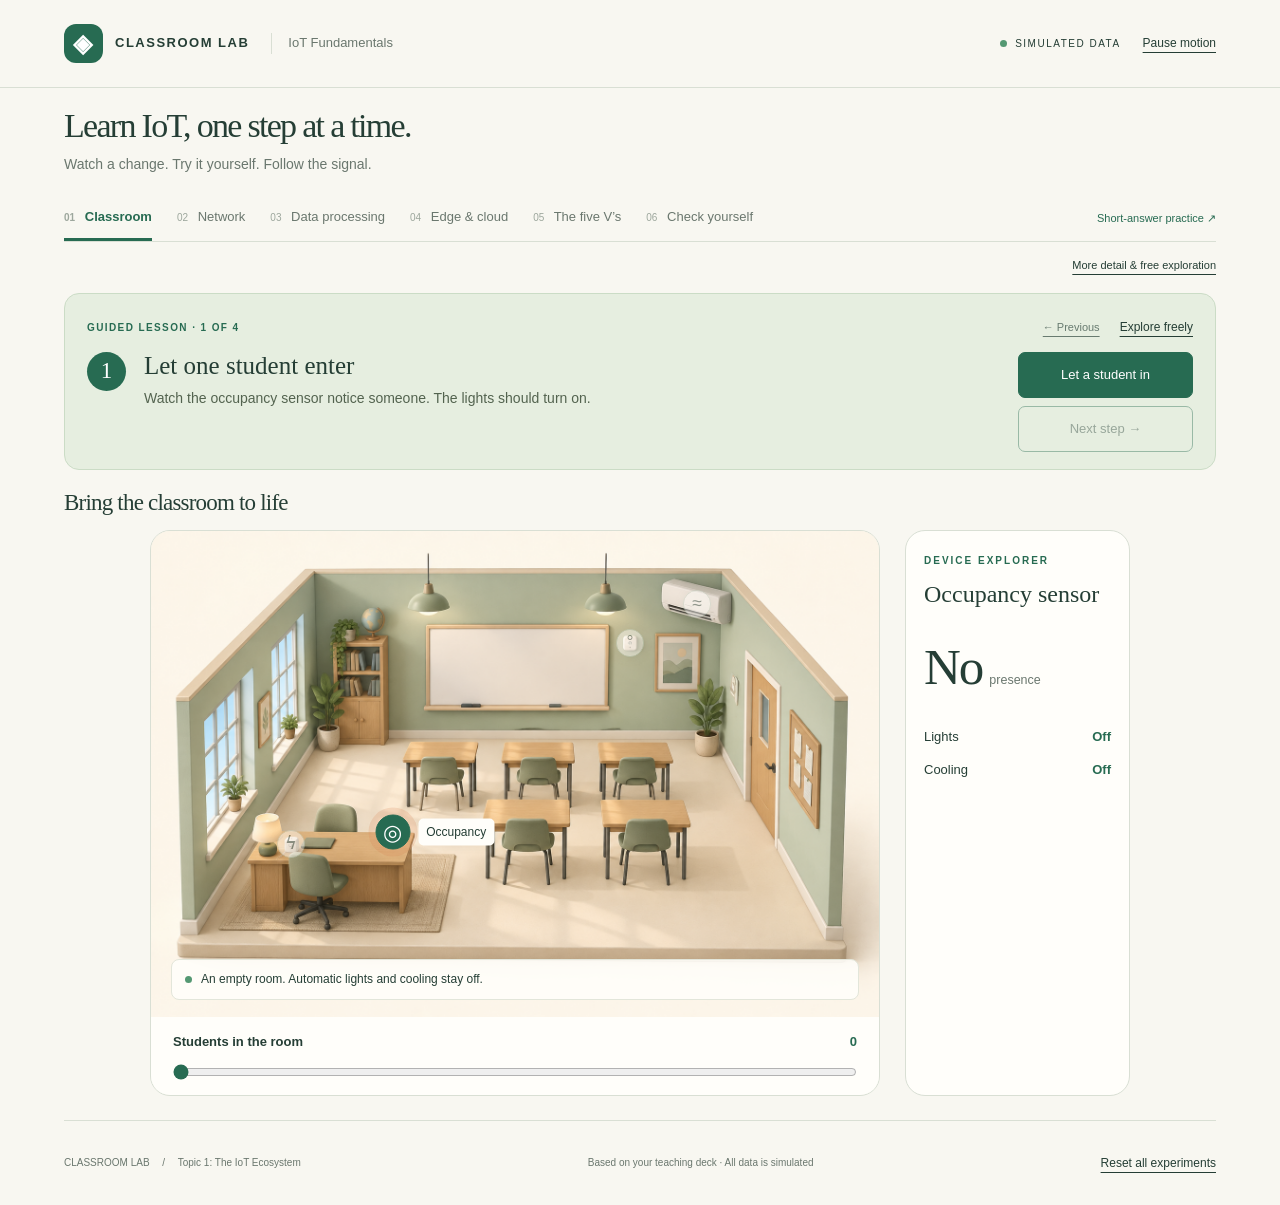
<file: index.html>
<!doctype html>
<html lang="en">
<head>
<meta charset="utf-8"><meta name="viewport" content="width=device-width, initial-scale=1">
<title>Smart Classroom Lab · The IoT Ecosystem</title>
<meta name="description" content="Explore IoT devices, gateways, platforms, edge computing and the five V’s through an interactive smart classroom.">
<link rel="stylesheet" href="styles.css?v=edge-map-3"><script defer src="app.js?v=edge-map-3"></script><script defer src="scaffold.js?v=edge-map-3"></script>
<link rel="icon" href="assets/favicon.svg" type="image/svg+xml">
</head>
<body>
<a class="skip" href="#main">Skip to the lab</a>
<header class="site-header"><a class="brand" href="#classroom"><span class="brand-icon">◈</span> CLASSROOM LAB<span class="brand-sub">IoT Fundamentals</span></a><div class="header-actions"><span class="simulation"><i></i> SIMULATED DATA</span><button id="pause" class="quiet" aria-pressed="false">Pause motion</button></div></header>
<main id="main">
<section class="intro"><div><p class="eyebrow">TOPIC 01 / THE IOT ECOSYSTEM</p><h1>Learn IoT, one step at a time.</h1><p class="lead">Watch a change. Try it yourself. Follow the signal.</p></div><div class="lesson-note"><span>EXPLORE & EXPERIMENT</span><p>One classroom.<br>A whole connected ecosystem.</p></div></section>
<nav class="lab-nav" aria-label="Learning modules">
<a class="practice-link" href="practice/">Short-answer practice ↗</a>
<button data-view="classroom" class="active" aria-current="page"><span>01</span> Classroom</button><button data-view="network"><span>02</span> Network</button><button data-view="processing"><span>03</span> Data processing</button><button data-view="edge"><span>04</span> Edge & cloud</button><button data-view="bigdata"><span>05</span> The five V’s</button><button data-view="challenge"><span>06</span> Check yourself</button>
</nav>
<section id="classroom" class="view active" aria-labelledby="classroom-title">
<div class="section-heading"><div><p class="eyebrow">SLIDES 5–9</p><h2 id="classroom-title">Bring the classroom to life</h2></div><p>Click a device to discover its role.<br>Change the room and watch it respond.</p></div>
<div class="classroom-layout"><div class="room-wrap"><div class="room" id="room"><img src="assets/classroom.png" alt="Isometric classroom with desks, chairs, lights, air conditioning, a door and a teacher’s lamp."><svg class="room-links" viewBox="0 0 1000 667" aria-hidden="true"><path d="M658 153 Q500 310 192 430 M750 100 Q560 355 192 430 M332 413 Q300 425 192 430"/></svg><div id="people" aria-hidden="true"></div><div class="lamp-glow" aria-hidden="true"></div>
<button class="hotspot" style="left:65.8%;top:23%" data-device="temperature" aria-label="Inspect temperature sensor"><span>°</span><b>Temperature</b></button>
<button class="hotspot" style="left:75%;top:15%" data-device="aircon" aria-label="Inspect air conditioner"><span>≈</span><b>Aircon</b></button>
<button class="hotspot" style="left:33.2%;top:62%" data-device="occupancy" aria-label="Inspect occupancy sensor"><span>◎</span><b>Occupancy</b></button>
<button class="hotspot" style="left:19.2%;top:64.5%" data-device="plug" aria-label="Inspect smart plug"><span>ϟ</span><b>Smart plug</b></button>
<div class="scene-caption"><span class="live-dot"></span><span id="room-caption">An empty room. Energy use stays low.</span></div></div>
<div class="room-controls"><label>Students in the room <output id="occupancy-out">0</output><input id="occupancy" type="range" min="0" max="6" value="0"></label><label>Room temperature <output id="temperature-out">25 °C</output><input id="temperature" type="range" min="18" max="35" value="25"></label><div class="switches"><label><input id="automation" type="checkbox" checked> Automatic rules</label><label><input id="connections" type="checkbox"> Show connections</label><button id="lamp-toggle" class="quiet">Turn lamp on</button></div></div></div>
<aside class="inspector"><p class="eyebrow">DEVICE EXPLORER</p><h3 id="device-name">Temperature sensor</h3><p id="device-description">Measures the classroom’s temperature and shares a digital reading.</p><div class="reading"><span id="device-reading">25</span><small id="device-unit">°C</small></div><div id="device-qualities"></div><div class="rule"><span>CLASSROOM RULE</span><p>If the room is occupied and temperature exceeds 27 °C, turn on cooling.</p></div><div class="status-row"><span>Lights</span><strong id="lights-status">Off</strong></div><div class="status-row"><span>Cooling</span><strong id="cooling-status">Off</strong></div><button class="primary" id="story">Play a classroom story <span>↗</span></button><p id="story-note" class="small" aria-live="polite">A short demonstration of sensing and action.</p></aside></div>
<div class="takeaway"><span>TRY THIS</span><p>Add three students, then raise the temperature to 30 °C. Which device senses the change, and which device acts?</p></div>
</section>
<section id="network" class="view" aria-labelledby="network-title" hidden>
<div class="section-heading"><div><p class="eyebrow">SLIDES 5, 11 & 13</p><h2 id="network-title">Follow a signal through the ecosystem</h2></div><p>Devices measure. Gateways translate.<br>Platforms store and analyse.</p></div>
<div class="network-scene"><svg viewBox="0 0 1100 410" role="img" aria-label="Temperature and occupancy sensors use Zigbee and BLE to a gateway, which sends messages to a cloud platform. A Wi-Fi smart plug connects through a router. The platform communicates with a teacher app and sends a return command through the gateway to an aircon actuator."><defs><marker id="arrow" markerWidth="6" markerHeight="6" refX="5" refY="3" orient="auto"><path d="M0 0L6 3L0 6" fill="#718b83"/></marker></defs><g class="network-lines"><path id="sensor-path" d="M210 95 Q330 95 420 180"/><path d="M210 225 Q330 225 420 180"/><path id="uplink-path" d="M530 180 L725 180"/><path d="M210 345 L425 345 M535 345 Q600 255 725 220"/><path d="M490 228 Q490 285 585 345"/><path id="app-path" d="M835 180 L1000 180"/></g><g class="network-labels"><text x="280" y="90">Zigbee</text><text x="280" y="232">BLE</text><text x="585" y="159">HTTPS / TLS</text><text x="290" y="330">Wi-Fi</text><text x="892" y="158">Dashboard</text></g><g class="network-node"><rect x="35" y="50" width="180" height="85" rx="20"/><text x="125" y="87">Temperature</text><text class="sub" x="125" y="112">SENSOR · DEVICE</text><rect x="35" y="183" width="180" height="85" rx="20"/><text x="125" y="219">Occupancy</text><text class="sub" x="125" y="244">SENSOR · DEVICE</text><rect x="35" y="302" width="180" height="85" rx="20"/><text x="125" y="338">Smart plug</text><text class="sub" x="125" y="363">WI-FI DEVICE</text><rect class="gateway" x="420" y="133" width="140" height="95" rx="22"/><text x="490" y="174">Gateway</text><text class="sub" x="490" y="200">TRANSLATE + BUFFER</text><rect x="425" y="320" width="110" height="50" rx="16"/><text class="sub" x="480" y="350">ROUTER</text><rect x="585" y="302" width="130" height="85" rx="20"/><text x="650" y="338">Aircon</text><text class="sub" x="650" y="363">ACTUATOR · DEVICE</text><rect class="cloud" x="725" y="125" width="140" height="110" rx="28"/><text x="795" y="171">Platform</text><text class="sub" x="795" y="200">STORE + ANALYSE</text><rect x="965" y="136" width="125" height="90" rx="20"/><text x="1027" y="173">Teacher app</text><text class="sub" x="1027" y="200">VIEW + COMMAND</text></g><circle class="packet p1" r="7"><animateMotion dur="2s" repeatCount="indefinite" path="M210 95 Q330 95 420 180"/></circle><circle class="packet p2" r="7"><animateMotion dur="3s" repeatCount="indefinite" path="M530 180 L725 180"/></circle><circle class="command-packet" r="8"><animateMotion dur="3s" repeatCount="indefinite" path="M1000 180 L835 180 L560 180 L490 228 Q490 285 585 345"/></circle></svg>
<div class="network-legend"><span><i class="green"></i> Sensor reading</span><span><i class="orange"></i> Return command</span><span id="network-status">Internet connected</span></div></div>
<div class="experiment-row"><button id="send-reading" class="primary">Send a reading</button><button id="send-command" class="secondary">Send a cooling command</button><label><input id="internet" type="checkbox" checked> Internet connected</label><div class="buffer">Buffered messages <strong id="buffer-count">0</strong></div></div>
<div class="network-details"><div><span class="number">01</span><h3>Device</h3><p>Produces a reading with a device ID, value and timestamp.</p></div><div><span class="number">02</span><h3>Gateway</h3><p>Converts a supported device message into an internet message. Buffers readings during an outage.</p></div><div><span class="number">03</span><h3>Platform</h3><p>Identifies the device, records its data and supports rules or dashboards. Commands can travel back.</p></div></div>
<div id="network-log" class="event-log" aria-live="polite">Ready. Send a reading or disconnect the internet to test buffering.</div><p class="small">Illustrative network: protocol support depends on hardware. Some Wi-Fi devices use a router directly. Gateways and platforms can also use MQTT over TLS.</p>
</section>
<section id="processing" class="view" aria-labelledby="processing-title" hidden>
<div class="section-heading"><div><p class="eyebrow">SLIDE 10</p><h2 id="processing-title">Give messy data some meaning</h2></div><p>Watch the same readings change<br>as you enable each processing step.</p></div>
<div class="processing-controls"><label><input id="validate" type="checkbox"> Validate readings</label><label><input id="sort" type="checkbox"> Sort by timestamp</label><label><input id="aggregate" type="checkbox"> Aggregate valid readings</label><button id="process-reset" class="quiet">Reset experiment</button></div>
<div class="pipeline"><div><p class="eyebrow">RAW SENSOR DATA</p><div id="raw-readings" class="readings-list"></div></div><div class="pipeline-middle"><span class="flow-arrow">→</span><p id="process-caption">Readings pass through unchanged.</p></div><div><p class="eyebrow">OUTPUT</p><div id="processed-readings" class="readings-list"></div></div></div>
<div class="metrics"><div><span>Input records</span><strong>6</strong></div><div><span>Flagged by validation</span><strong id="invalid-count">0</strong></div><div><span>Output records</span><strong id="output-count">6</strong></div><div><span>Mean in this batch</span><strong id="mean-reading"></strong></div></div>
<div class="takeaway"><span>NOTICE</span><p>Aggregation reduces the number of records sent. Validation prevents impossible values from distorting the result. Sorting restores time order. This sample uses a teaching range of −10 to 60 °C.</p></div>
</section>
<section id="edge" class="view" aria-labelledby="edge-title" hidden>
<div class="section-heading"><div><p class="eyebrow">SLIDE 12</p><h2 id="edge-title">Where should the decision happen?</h2></div><p>A factory robot detects a hand.<br>Its stop deadline is 10 milliseconds.</p></div>
<div class="edge-controls"><label>Simulated network round trip <output id="latency-out">200 ms</output><input id="latency" type="range" min="20" max="800" step="20" value="200"></label><label><input id="edge-internet" type="checkbox" checked> Internet available</label><button id="edge-run" class="primary">Detect hand & compare</button></div>
<div class="edge-network" id="edge-network">
<div class="edge-map-scroll"><svg id="edge-map" viewBox="0 0 1100 540" role="img" aria-labelledby="edge-map-title edge-map-description">
<title id="edge-map-title">Local edge and remote cloud response routes</title><desc id="edge-map-description">A sensor and robot share a factory network with an edge controller and gateway. The green local route goes from the sensor to the edge controller to the robot. The orange cloud route goes through the gateway and internet to a remote cloud, then returns a stop command through the gateway to the robot.</desc>
<defs><marker id="edge-arrow" viewBox="0 0 8 8" refX="7" refY="4" markerWidth="6" markerHeight="6" orient="auto"><path d="M0 0L8 4L0 8Z" fill="#438563"/></marker><marker id="cloud-arrow" viewBox="0 0 8 8" refX="7" refY="4" markerWidth="6" markerHeight="6" orient="auto"><path d="M0 0L8 4L0 8Z" fill="#cd8353"/></marker></defs>
<rect class="factory-zone" x="20" y="35" width="685" height="465" rx="24"/><text class="zone-label" x="43" y="65">FACTORY · LOCAL NETWORK</text><text class="zone-label" x="850" y="65">REMOTE CLOUD</text>
<g class="edge-route"><path d="M200 155 L280 155"/><path d="M440 155 L520 155"/></g>
<g class="cloud-route"><path d="M120 205 L120 355 L280 355"/><path d="M440 355 L720 355"/><path d="M840 355 L900 355"/><path d="M900 385 L840 385"/><path d="M720 385 L440 385"/><path d="M360 410 L360 470 L690 470 L690 240 L600 240 L600 205"/></g>
<text class="route-label local-label" x="280" y="240">Reading → nearby decision → STOP</text><text class="route-label" x="60" y="300">Reading goes out</text><text class="route-label return-label" x="390" y="455">STOP command comes back</text>
<g class="edge-node" id="sensor-node"><rect x="40" y="100" width="160" height="105" rx="18"/><g class="node-symbol" transform="translate(120 128)"><circle r="11"/><circle r="4"/><path d="M-20-9A22 22 0 0 0-20 9M20-9A22 22 0 0 1 20 9"/></g><text x="120" y="166">Hand sensor</text><text class="node-sub" x="120" y="188">DETECTS A HAND</text></g>
<g class="edge-node" id="edge-controller-node"><rect x="280" y="100" width="160" height="105" rx="18"/><g class="node-symbol" transform="translate(360 127)"><rect x="-11" y="-11" width="22" height="22" rx="3"/><path d="M-18-6H-11M-18 6H-11M11-6H18M11 6H18M-6-18V-11M6-18V-11M-6 11V18M6 11V18"/></g><text x="360" y="166">Edge controller</text><text class="node-sub" x="360" y="188">DECIDES NEARBY</text></g>
<g class="edge-node" id="robot-node"><rect x="520" y="100" width="160" height="105" rx="18"/><g class="node-symbol robot-arm" transform="translate(600 127)"><path d="M-17 14H17M0 14V3L-12-7L3-18L18-8"/><circle cx="0" cy="3" r="3"/><circle cx="-12" cy="-7" r="3"/><path d="M14-6L18-8L21-3"/></g><text x="600" y="166">Robot</text><text class="node-sub" id="robot-state" x="600" y="188">WAITING FOR A STOP</text></g>
<g class="edge-node" id="edge-gateway-node"><rect x="280" y="310" width="160" height="100" rx="18"/><g class="node-symbol" transform="translate(360 337)"><rect x="-19" y="-7" width="38" height="16" rx="4"/><path d="M-11-7V-17M11-7V-17"/><circle cx="-10" cy="1" r="1"/><circle cx="-3" cy="1" r="1"/></g><text x="360" y="376">Gateway</text><text class="node-sub" x="360" y="397">CONNECTS THE FACTORY</text></g>
<g class="edge-node" id="internet-node"><rect x="720" y="310" width="120" height="100" rx="18"/><g class="node-symbol" transform="translate(780 337)"><circle r="14"/><ellipse rx="6" ry="14"/><path d="M-13-5H13M-13 5H13"/></g><text x="780" y="376">Internet</text><text class="node-sub" id="internet-map-state" x="780" y="397">CONNECTED</text></g>
<g class="edge-node" id="remote-cloud-node"><rect x="900" y="295" width="160" height="125" rx="20"/><g class="node-symbol" transform="translate(980 331)"><path d="M-23 7A12 12 0 0 1-18-16A20 20 0 0 1 18-14A13 13 0 0 1 23 10H-23Z"/></g><text x="980" y="379">Cloud service</text><text class="node-sub" x="980" y="400">DECIDES REMOTELY</text></g>
<g id="broken-link" visibility="hidden"><circle cx="590" cy="355" r="19"/><path d="M582 347L598 363M598 347L582 363"/><text x="590" y="320">Connection lost</text></g>
<circle id="edge-dot" class="edge-signal" r="9" cx="200" cy="155" visibility="hidden"/><circle id="cloud-dot" class="cloud-signal" r="9" cx="120" cy="205" visibility="hidden"/>
</svg></div>
<div class="edge-map-caption" id="edge-map-caption" aria-live="polite">One sensor. Two possible places to decide.</div>
<div class="edge-map-legend"><span><i class="green"></i> Local route</span><span><i class="orange"></i> Cloud round trip</span><span>Stop deadline: <strong>10 ms</strong></span></div>
</div>
<div class="edge-results"><div><span>LOCAL EDGE</span><strong class="race-result" id="edge-result">Ready</strong></div><div><span>REMOTE CLOUD</span><strong class="race-result" id="cloud-result">Ready</strong></div></div>
<p class="small" id="edge-note" aria-live="polite">Animation is slowed down for visibility. Timing values are illustrative, not measurements of real equipment.</p>
<div class="takeaway"><span>CONNECTION</span><p>The classroom can use the same pattern: local lighting rules keep working during a cloud outage. Cloud platforms remain useful for long-term analysis across many classrooms.</p></div>
</section>
<section id="bigdata" class="view" aria-labelledby="bigdata-title" hidden>
<div class="section-heading"><div><p class="eyebrow">SLIDES 16–18</p><h2 id="bigdata-title">Five ways to understand big data</h2></div><p>The same classroom data.<br>Five different questions to ask.</p></div>
<div class="v-tabs" aria-label="Select a Big Data concept"><button class="active" data-v="volume" aria-pressed="true">Volume</button><button data-v="variety" aria-pressed="false">Variety</button><button data-v="velocity" aria-pressed="false">Velocity</button><button data-v="veracity" aria-pressed="false">Veracity</button><button data-v="value" aria-pressed="false">Value</button></div>
<div class="v-layout"><div class="v-stage" id="v-stage"></div><aside class="v-explanation"><p class="eyebrow" id="v-question"></p><h3 id="v-title"></h3><p id="v-description"></p><div id="v-controls"></div><div class="v-metric"><strong id="v-metric"></strong><span id="v-metric-label"></span></div><p class="small" id="v-note"></p></aside></div>
</section>
<section id="challenge" class="view" aria-labelledby="challenge-title" hidden>
<div class="section-heading"><div><p class="eyebrow">SLIDES 14 & 18</p><h2 id="challenge-title">Connect the concepts</h2></div><p>Choose an answer, then explore why.<br>Use this for a quick class discussion.</p></div>
<div class="quiz"><div class="quiz-top"><span id="quiz-progress"></span><span id="quiz-score"></span></div><h3 id="quiz-question"></h3><div id="quiz-options"></div><p id="quiz-feedback" aria-live="polite"></p><button id="quiz-next" class="primary" hidden>Next question</button></div>
</section>
<footer><span>CLASSROOM LAB <b>/</b> Topic 1: The IoT Ecosystem</span><span>Based on your teaching deck · All data is simulated</span><button id="reset-all" class="quiet">Reset all experiments</button></footer>
</main>
</body></html>
</file>
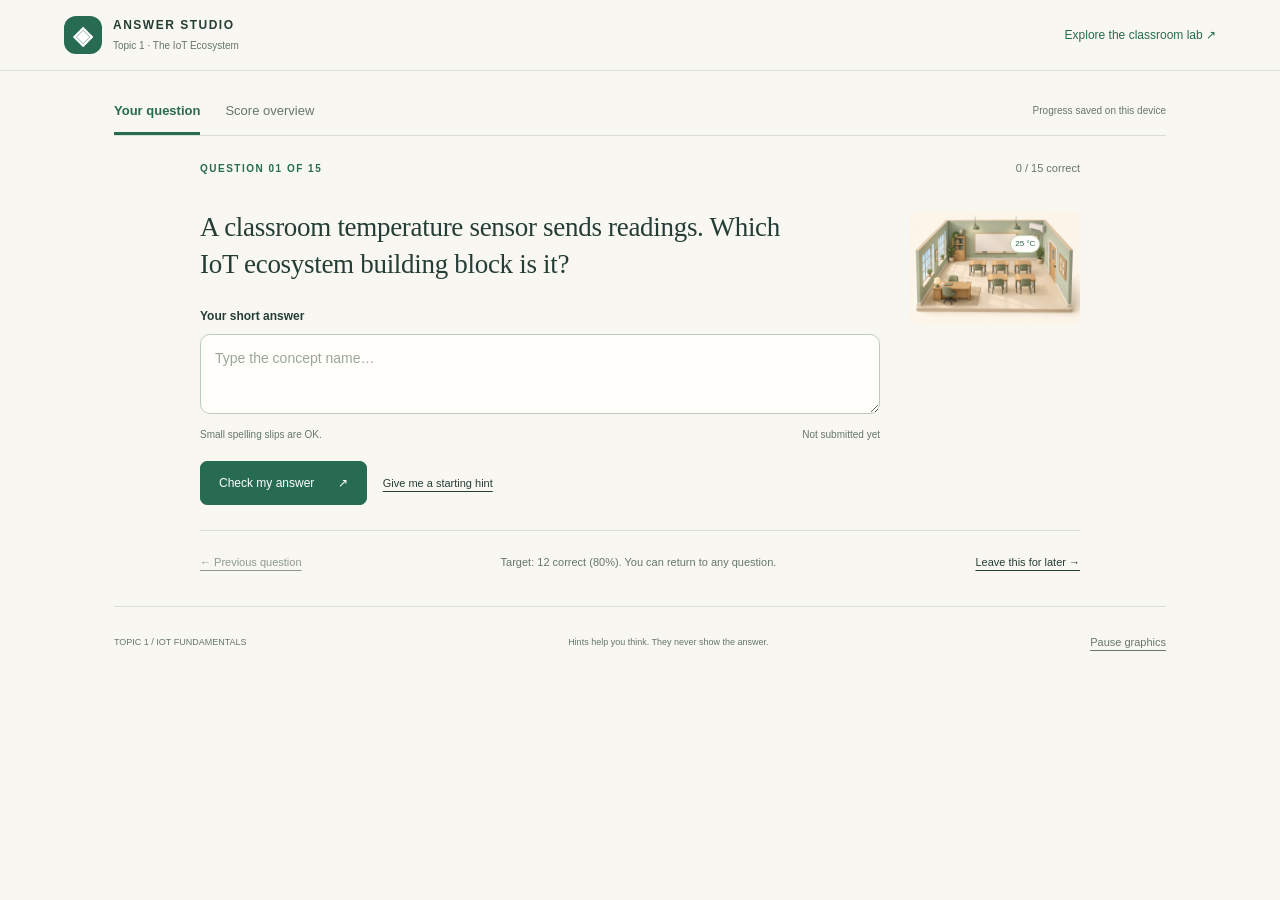
<file: practice/index.html>
<!doctype html>
<html lang="en">
<head><meta charset="utf-8"><meta name="viewport" content="width=device-width, initial-scale=1"><title>Topic 1 · IoT Short Answer Studio</title><meta name="description" content="Guided IoT short-answer practice with graphics, spelling tolerance, hints and an 80% completion goal."><link rel="icon" href="assets/favicon.svg"><link rel="stylesheet" href="practice.css?v=2"><script defer src="questions.js?v=1"></script><script defer src="practice.js?v=2"></script></head>
<body>
<a class="skip" href="#practice-main">Skip to question</a>
<header><a class="brand" href="./"><span class="brand-mark">◈</span><span>ANSWER STUDIO<small>Topic 1 · The IoT Ecosystem</small></span></a><a class="back-link" href="../">Explore the classroom lab ↗</a></header>
<main id="practice-main">
<section class="hero"><div><p class="eyebrow">SMALL STEPS. CLEARER THINKING.</p><h1>Put the concept into words.</h1><p>Look at the graphic. Type a short answer. Use the hint and try again.</p></div><div class="target-tag"><strong>80<span>%</span></strong><p>Your completion target<br><b>12 of 15 correct</b></p></div></section>
<div class="workspace-nav"><div><button class="nav-button active" id="practice-tab" aria-current="page">Your question</button><button class="nav-button" id="overview-tab">Score overview</button></div><span class="saved-label" id="save-status">Progress saved on this device</span></div>
<section id="question-view" aria-labelledby="question-title">
<div class="question-topline"><span id="question-position">QUESTION 01 OF 15</span><div class="mini-score"><span id="mini-score">0 / 15 correct</span><div class="mini-track"><i id="mini-fill"></i><b title="80% target"></b></div></div></div>
<div class="question-layout"><div class="graphic-panel"><div class="graphic-label"><span>01 / LOOK CLOSELY</span><span id="graphic-tag"></span></div><div id="question-graphic"></div><p id="graphic-caption"></p></div><div class="answer-panel"><p class="eyebrow">02 / NAME THE IDEA</p><h2 id="question-title"></h2><p class="question-prompt" id="question-prompt"></p><div class="answer-scope" id="answer-scope">One concept name · 1–3 words</div>
<form id="answer-form" novalidate><label for="answer">Your short answer</label><textarea id="answer" rows="2" maxlength="180" spellcheck="true" lang="en" autocomplete="off" placeholder="Type the concept name…" aria-describedby="spelling-note feedback"></textarea><div class="entry-meta"><span id="spelling-note">Small spelling slips are OK.</span><span id="attempt-count">Not submitted yet</span></div><div class="submission-row"><button type="submit" class="primary" id="submit-answer">Check my answer <span>↗</span></button><button type="button" class="quiet" id="hint-button">Give me a starting hint</button></div></form>
<div id="feedback" class="feedback" aria-live="polite" aria-atomic="true" hidden></div><button id="next-question" class="secondary" hidden>Next question →</button><div class="retry-note" id="retry-note" hidden>Revise your answer above, then check it again. There is no penalty for trying.</div></div></div>
<div class="question-bottom"><button class="quiet" id="previous-question">← Previous question</button><span id="question-status">Take your time. You can return to any question.</span><button class="quiet" id="skip-question">Leave this for later →</button></div>
</section>
<section id="overview-view" aria-labelledby="overview-title" hidden>
<div class="overview-hero"><div><p class="eyebrow">03 / SEE YOUR PROGRESS</p><h2 id="overview-title">Every retry is another step.</h2><p id="overview-message">Aim for 12 correct answers to reach your 80% target.</p></div><div class="score-ring" id="score-ring"><div><strong id="score-percent">0%</strong><span id="score-caption">0 of 15 correct</span></div></div></div>
<div class="completion-banner" id="completion-banner" hidden><span class="completion-mark">✓</span><div><strong>Completion target reached</strong><p>You have at least 80% correct. Keep practising the remaining questions if you like.</p></div></div>
<div class="overview-stats"><div><strong id="correct-count">0</strong><span>Correct</span></div><div><strong id="needs-work-count">0</strong><span>Needs another try</span></div><div><strong id="unanswered-count">15</strong><span>Not answered yet</span></div></div>
<div class="overview-actions"><button class="primary" id="retry-questions">Try the remaining questions →</button><button class="secondary" id="continue-practice">Continue practising</button><button class="quiet" id="new-round">Start a fresh round</button></div><div class="question-list-head"><span>YOUR QUESTION MAP</span><span>Choose a question to revisit it</span></div><div id="question-map"></div>
<p class="privacy-note">Progress stays in this browser on this device. Scores are for practice, and are not sent to your teacher.</p>
</section>
<footer><span>TOPIC 1 / IOT FUNDAMENTALS</span><span>Hints help you think. They never show the answer.</span><button id="motion-toggle" class="quiet" aria-pressed="false">Pause graphics</button></footer>
</main>
<dialog id="reset-dialog"><form method="dialog"><h2>Start a fresh round?</h2><p>This clears your answers, attempts and score on this device. Your current progress cannot be restored.</p><div><button value="cancel" class="secondary">Keep my progress</button><button value="reset" class="primary">Start fresh</button></div></form></dialog>
<noscript><p class="noscript">Enable JavaScript to answer questions and track your progress. This practice page works entirely in your browser.</p></noscript>
</body></html>
</file>
<file: styles.css>
:root{--paper:#f8f7f1;--ink:#253e35;--muted:#6a776e;--green:#276b52;--mint:#e1eee4;--line:#d9dfd4;--orange:#d37b4c;--white:#fffefa}*{box-sizing:border-box}body{margin:0;background:var(--paper);color:var(--ink);font-family:Arial,Helvetica,sans-serif;font-size:15px;line-height:1.55}button,input{font:inherit}button{cursor:pointer}button:disabled{cursor:default;opacity:.65}button:focus-visible,a:focus-visible,input:focus-visible{outline:3px solid var(--orange);outline-offset:4px}button{color:var(--ink)}a{color:inherit}.skip{position:absolute;top:-100px;background:var(--white);padding:12px;z-index:100}.skip:focus{top:0}.site-header{height:88px;display:flex;align-items:center;justify-content:space-between;border-bottom:1px solid var(--line);padding:0 5vw}.brand{text-decoration:none;display:flex;align-items:center;gap:12px;font-weight:700;letter-spacing:1.5px;font-size:13px}.brand-icon{background:var(--green);color:white;border-radius:12px;font-size:25px;width:39px;height:39px;text-align:center;line-height:39px}.brand-sub{font-weight:400;letter-spacing:0;color:var(--muted);border-left:1px solid var(--line);padding-left:16px;margin-left:10px}.header-actions{display:flex;gap:22px;align-items:center}.simulation{font-size:10px;letter-spacing:1.5px;display:flex;align-items:center;gap:8px}.simulation i,.live-dot{width:7px;height:7px;background:#549872;border-radius:50%;display:inline-block}.quiet{border:0;background:transparent;padding:7px 0;text-decoration:underline;text-underline-offset:5px;font-size:12px}.intro{display:flex;justify-content:space-between;align-items:center;margin:50px 0 38px}.eyebrow{font-size:10px;letter-spacing:2px;font-weight:700;color:var(--green);margin:0 0 12px}h1,h2,h3{font-family:Georgia,'Times New Roman',serif;font-weight:400;line-height:1.15;margin:0}h1{font-size:clamp(36px,4vw,57px);letter-spacing:-1.7px}h2{font-size:32px;letter-spacing:-.8px}h3{font-size:26px}p{margin:14px 0}.lead{color:var(--muted);font-size:16px;margin-top:15px}.lesson-note{padding-left:26px;border-left:1px solid var(--line);min-width:235px}.lesson-note span{font-size:9px;letter-spacing:1.7px;color:var(--muted)}.lesson-note p{font-family:Georgia,serif;font-size:19px;line-height:1.4;margin-bottom:0}main{max-width:1440px;padding:0 5vw;margin:auto}.lab-nav{display:flex;border-bottom:1px solid var(--line);gap:25px;margin-bottom:34px;overflow:auto}.lab-nav button{background:none;border:0;white-space:nowrap;padding:14px 0 18px;position:relative;color:var(--muted);font-size:13px}.lab-nav button span{font-size:10px;margin-right:6px;color:#9da79d}.lab-nav button.active{color:var(--green);font-weight:700}.lab-nav button.active:after{content:'';height:3px;position:absolute;bottom:0;left:0;right:0;background:var(--green)}.view{animation:reveal .3s ease}.section-heading{display:flex;justify-content:space-between;align-items:center;margin-bottom:25px}.section-heading>p{font-size:13px;line-height:1.5;color:var(--muted);margin:0;max-width:320px}.section-heading .eyebrow{font-size:9px;margin-bottom:8px}.classroom-layout{display:grid;grid-template-columns:minmax(0,1fr) 295px;gap:25px}.room-wrap{border:1px solid var(--line);border-radius:20px;overflow:hidden;background:#f0f1e7}.room{position:relative;aspect-ratio:3/2;background:#f2f1e9}.room img{width:100%;height:100%;object-fit:contain;display:block}.hotspot{position:absolute;transform:translate(-50%,-50%);background:var(--white);border:1px solid #bdcebd;border-radius:50%;width:35px;height:35px;display:flex;align-items:center;justify-content:center;box-shadow:0 2px 12px #324c3820;z-index:3}.hotspot span{font-size:22px}.hotspot b{position:absolute;left:42px;white-space:nowrap;background:var(--white);font-size:10px;font-weight:400;border-radius:5px;padding:4px 8px;box-shadow:0 2px 8px #324c3810}.hotspot.selected{background:var(--green);color:#fff;border-color:var(--green);box-shadow:0 0 0 7px #276b5215}.hotspot.selected b{color:var(--ink)}.scene-caption{position:absolute;bottom:17px;left:20px;right:20px;background:#fffefae8;border:1px solid #e3e6da;display:flex;align-items:center;gap:9px;border-radius:8px;padding:10px 13px;font-size:11px;z-index:4}.room-links{position:absolute;inset:0;width:100%;height:100%;pointer-events:none;opacity:0}.room-links path{fill:none;stroke:var(--green);stroke-width:2;stroke-dasharray:5 6;animation:dash 3s linear infinite}.room.connected .room-links{opacity:.8}.lamp-glow{position:absolute;left:21%;top:59%;width:18%;height:19%;background:radial-gradient(ellipse,#ffe682aa,transparent 70%);opacity:0;pointer-events:none}.room.lit .lamp-glow{opacity:1}.person{position:absolute;width:22px;height:30px;border-radius:10px 10px 7px 7px;background:var(--green);box-shadow:3px 5px 7px #223a3525;transform:rotate(-8deg);pointer-events:none}.person:before{content:'';position:absolute;top:-10px;left:5px;width:12px;height:12px;border-radius:50%;background:#e5b990}.room-controls{background:var(--white);display:grid;grid-template-columns:1fr 1fr;gap:18px;padding:19px 22px}.room-controls>label,.edge-controls>label:first-child{font-size:12px;font-weight:700;display:block}output{float:right;color:var(--green)}input[type=range]{display:block;width:100%;margin:12px 0 0;accent-color:var(--green)}input[type=checkbox]{accent-color:var(--green);width:15px;height:15px;vertical-align:middle;margin-right:6px}.switches{grid-column:1/-1;display:flex;gap:18px;align-items:center;font-size:11px;flex-wrap:wrap}.switches button{margin-left:auto}.inspector{padding:24px 23px;background:var(--white);border:1px solid var(--line);border-radius:20px}.inspector>p:not(.eyebrow){color:var(--muted);font-size:12px}.reading{display:flex;gap:7px;align-items:baseline;margin:19px 0}.reading span{font-size:51px;letter-spacing:-2px;font-family:Georgia,serif}.reading small{color:var(--muted)}.quality{display:grid;grid-template-columns:65px 1fr;gap:9px;font-size:11px;border-top:1px solid #e9ebe3;padding:9px 0}.quality strong{font-size:9px;letter-spacing:1px;color:var(--green)}.quality span{color:var(--muted)}.rule{background:#eff4eb;padding:12px 14px;border-radius:9px;margin:15px 0}.rule>span{font-size:9px;letter-spacing:1.3px}.rule p{font-size:11px;margin:5px 0 0}.status-row{display:flex;justify-content:space-between;font-size:11px;margin:7px 0}.status-row strong{color:var(--green)}.primary,.secondary{border:1px solid var(--green);border-radius:7px;padding:12px 18px;font-size:12px}.primary{background:var(--green);color:white}.primary:hover{background:#1c543f}.secondary{background:transparent}.inspector .primary{width:100%;margin-top:17px;display:flex;justify-content:space-between}.small{font-size:11px;color:var(--muted);line-height:1.6}.takeaway{display:flex;align-items:baseline;gap:24px;margin:25px 0 5px;border-top:1px solid var(--line);padding-top:18px}.takeaway>span{font-size:9px;font-weight:700;letter-spacing:1.6px;white-space:nowrap;color:var(--green)}.takeaway>p{font-size:13px;margin:0;color:var(--muted)}footer{display:flex;align-items:center;justify-content:space-between;gap:18px;padding:26px 0;margin-top:35px;border-top:1px solid var(--line);font-size:10px;color:var(--muted)}footer b{padding:0 10px;font-weight:400}.network-scene{background:#edf2e9;border:1px solid var(--line);border-radius:20px;overflow:hidden;padding:22px}.network-scene svg{width:100%;display:block}.network-lines path{stroke:#91a698;fill:none;stroke-width:2;marker-end:url(#arrow)}.network-labels{fill:var(--muted);font-size:12px}.network-node rect{fill:#fffefa;stroke:#c5d3c5;stroke-width:1}.network-node rect.gateway{fill:#dcead9}.network-node rect.cloud{fill:#276b52;stroke:#276b52}.network-node text{fill:var(--ink);font-size:17px;text-anchor:middle;font-family:Georgia,serif}.network-node text.sub{font:9px Arial,sans-serif;letter-spacing:1px}.network-node .cloud+text,.network-node .cloud+text+text{fill:white}.packet{fill:#4d9872}.command-packet{fill:var(--orange);display:none}.network-scene.commanding .command-packet{display:block}.network-scene.offline .p2{display:none}.network-legend{display:flex;gap:22px;font-size:11px;padding:10px 12px 0;color:var(--muted)}.network-legend span:last-child{margin-left:auto}.network-legend i{width:8px;height:8px;display:inline-block;border-radius:50%;margin-right:5px}.green{background:var(--green)}.orange{background:var(--orange)}.experiment-row{display:flex;align-items:center;gap:15px;margin-top:20px;flex-wrap:wrap;font-size:12px}.buffer{margin-left:auto}.buffer strong{padding-left:8px;font-size:23px}.network-details{display:grid;grid-template-columns:repeat(3,1fr);gap:30px;margin:30px 0}.number{font-size:11px;color:var(--green);display:block;margin-bottom:6px}.network-details h3{font-size:23px}.network-details p{font-size:13px;color:var(--muted)}.event-log{background:var(--white);border-left:3px solid var(--green);padding:15px;font-size:12px;min-height:50px}.processing-controls{display:flex;gap:25px;align-items:center;flex-wrap:wrap;font-size:13px;margin-bottom:25px}.processing-controls button{margin-left:auto}.pipeline{display:grid;grid-template-columns:1fr 170px 1fr;background:var(--white);border:1px solid var(--line);border-radius:20px;padding:28px;gap:20px;min-height:330px}.pipeline-middle{text-align:center;align-self:center;color:var(--muted);font-size:12px}.flow-arrow{font-size:35px;color:var(--green);display:block;animation:flow 2s infinite}.readings-list{display:flex;flex-direction:column;gap:7px}.datum{display:flex;justify-content:space-between;background:#f0f4ed;border-radius:7px;padding:8px 13px;font-size:12px;animation:reveal .3s}.datum.invalid{background:#fbe7db;color:#a2522d}.datum small{font-size:11px;color:var(--muted)}.aggregate-result{background:var(--mint);padding:30px;border-radius:12px;text-align:center}.aggregate-result strong{font-family:Georgia,serif;font-size:40px;display:block}.aggregate-result p{font-size:12px}.metrics{display:grid;grid-template-columns:repeat(4,1fr);gap:20px;margin:25px 0}.metrics>div{border-left:1px solid var(--line);padding-left:20px}.metrics span{font-size:11px;color:var(--muted);display:block}.metrics strong{font-family:Georgia,serif;font-size:29px;font-weight:400;display:block;margin-top:4px}.edge-controls{display:flex;gap:35px;align-items:center;margin:28px 0;font-size:12px}.edge-controls>label:first-child{flex:1}.edge-comparison{display:grid;grid-template-columns:1fr 1fr;gap:25px}.edge-comparison article{border:1px solid var(--line);border-radius:18px;background:var(--white);padding:27px}.edge-comparison p{color:var(--muted);font-size:13px}.edge-comparison .eyebrow{color:var(--green);font-size:10px}.race-track{display:flex;justify-content:space-between;border-top:2px solid #c8d8c8;margin:50px 0 25px;position:relative;font-size:10px;color:var(--muted);padding-top:15px}.race-dot{position:absolute;top:-8px;left:0;width:14px;height:14px;background:var(--green);border-radius:50%}.cloud-dot{background:var(--orange)}.race-result{font-family:Georgia,serif;font-size:30px;color:var(--green);min-height:45px}.race-result.late{color:#a2522d}.v-tabs{display:flex;gap:8px;margin-bottom:25px;flex-wrap:wrap}.v-tabs button{background:none;border:1px solid var(--line);border-radius:6px;padding:10px 24px;font-size:13px}.v-tabs button.active{background:var(--green);color:white;border-color:var(--green)}.v-layout{display:grid;grid-template-columns:1.5fr 1fr;gap:35px}.v-stage{border:1px solid var(--line);border-radius:20px;background:#edf2e9;min-height:370px;padding:35px;display:flex;flex-direction:column;justify-content:center;overflow:hidden}.v-explanation{padding:15px 0}.v-explanation>p{font-size:14px;color:var(--muted)}.v-explanation>p.eyebrow{font-size:10px;color:var(--green)}.v-explanation h3{font-size:32px}.v-explanation label{font-size:12px;display:block;margin:17px 0}.v-metric{border-top:1px solid var(--line);margin-top:22px;padding-top:18px}.v-metric strong{font-family:Georgia,serif;font-size:36px;font-weight:400;display:block}.v-metric span{font-size:11px;color:var(--muted)}.v-stage-title{font-size:10px;letter-spacing:1.5px;color:var(--green);margin-bottom:20px}.storage{display:grid;grid-template-columns:repeat(10,1fr);gap:6px;min-height:180px;align-content:center}.storage i{aspect-ratio:1;background:#d1dfcf;border-radius:4px}.storage i.filled{background:var(--green);animation:reveal .6s}.scale-label{font-size:11px;color:var(--muted);margin-top:22px}.format-stream{display:flex;flex-direction:column;gap:15px}.format-item{display:flex;gap:17px;align-items:center;animation:slide 1s ease}.format-item .format-icon{width:53px;height:53px;border-radius:13px;background:#fffefa;display:grid;place-items:center;font-size:24px;color:var(--green)}.format-item strong{font-size:14px;display:block}.format-item small{font-size:11px;color:var(--muted)}.stream-vis{position:relative;height:180px;display:flex;justify-content:space-between;align-items:center}.stream-source,.stream-processor{width:95px;height:95px;background:#fffefa;border:1px solid var(--line);border-radius:20px;display:grid;place-items:center;font-size:12px;text-align:center;z-index:2}.stream-lane{position:absolute;left:95px;right:95px;height:2px;background:#a6bba8}.stream-lane i{position:absolute;width:10px;height:10px;top:-4px;background:var(--green);border-radius:3px;animation:stream 2s infinite linear}.queue-track{height:20px;background:#d5dfd0;border-radius:5px;overflow:hidden;margin-top:25px}.queue-track div{background:var(--orange);height:100%;transition:width .5s}.bias-bars{display:flex;flex-direction:column;gap:20px}.bias-bar{display:grid;grid-template-columns:105px 1fr 45px;align-items:center;gap:10px;font-size:11px}.bias-bar i{display:block;background:var(--green);height:25px;border-radius:4px;transition:width .4s}.bias-bar:nth-child(2) i{background:#84b6a2}.decision-vis{display:flex;align-items:center;justify-content:space-between;gap:12px}.decision-vis>div{width:42%;background:var(--white);border:1px solid var(--line);border-radius:14px;padding:25px 10px;text-align:center;font-size:12px}.decision-vis strong{font-family:Georgia,serif;font-size:35px;display:block;margin-bottom:12px}.decision-vis .flow-arrow{font-size:25px}.quiz{max-width:800px;margin:0 auto;background:var(--white);border:1px solid var(--line);border-radius:20px;padding:35px}.quiz-top{display:flex;justify-content:space-between;font-size:11px;color:var(--muted);margin-bottom:25px}.quiz h3{font-size:28px;line-height:1.4}#quiz-options{display:grid;grid-template-columns:1fr 1fr;gap:12px;margin:25px 0}#quiz-options button{background:var(--paper);border:1px solid var(--line);border-radius:8px;padding:15px;text-align:left;font-size:13px}#quiz-options button.correct{border-color:var(--green);background:var(--mint)}#quiz-options button.wrong{border-color:var(--orange);background:#fbe7db}#quiz-feedback{font-size:14px;min-height:25px}.paused *, .paused *:before,.paused *:after{animation-play-state:paused!important}@keyframes dash{to{stroke-dashoffset:-44}}@keyframes reveal{from{opacity:0;transform:translateY(5px)}to{opacity:1;transform:translateY(0)}}@keyframes flow{50%{transform:translateX(5px)}}@keyframes slide{from{opacity:0;transform:translateX(-15px)}to{opacity:1;transform:translateX(0)}}@keyframes stream{from{left:0}to{left:100%}}@media(max-width:1000px){.lesson-note{display:none}.classroom-layout{grid-template-columns:1fr 270px;gap:15px}.hotspot b{display:none}.brand-sub{display:none}.lab-nav{gap:20px}.v-layout{grid-template-columns:1.2fr 1fr}.v-stage{padding:22px}}@media(max-width:760px){.site-header{height:70px;padding:0 5vw}.header-actions{gap:10px}.simulation{font-size:8px;letter-spacing:1px}.brand{font-size:10px;gap:8px;letter-spacing:1px}.brand-icon{width:30px;height:30px;line-height:30px;font-size:22px}.intro{margin:35px 0 25px}h1{font-size:39px;letter-spacing:-1px}.lead{font-size:14px;max-width:330px}.lab-nav{gap:22px;margin-bottom:25px}.section-heading{display:block}.section-heading>p{margin-top:12px}h2{font-size:28px}.classroom-layout{grid-template-columns:1fr}.inspector{padding:22px}.room-controls{padding:16px;gap:14px}.room-controls>label{font-size:11px}.hotspot{width:29px;height:29px}.hotspot span{font-size:18px}.scene-caption{font-size:10px;left:10px;right:10px;bottom:10px;padding:7px}.inspector .reading{margin:10px 0}.quality{font-size:12px}.switches{gap:12px}.network-scene{padding:12px;overflow-x:auto}.network-scene svg{min-width:680px}.network-legend{min-width:500px}.network-details{grid-template-columns:1fr;gap:10px}.network-details p{margin-top:6px}.buffer{margin-left:0}.pipeline{grid-template-columns:1fr;padding:20px}.pipeline-middle{padding:0 30px}.flow-arrow{transform:rotate(90deg);animation:none}.pipeline-middle p{margin:5px}.metrics{grid-template-columns:1fr 1fr}.processing-controls{gap:12px}.processing-controls label{width:100%}.processing-controls button{margin-left:0}.edge-controls{flex-wrap:wrap;gap:20px}.edge-controls>label:first-child{flex-basis:100%}.edge-comparison{grid-template-columns:1fr}.v-layout{grid-template-columns:1fr;gap:15px}.v-stage{min-height:290px;padding:25px}.v-tabs button{padding:9px 15px}.v-explanation{padding:0}.takeaway{gap:14px;align-items:flex-start}.takeaway p{font-size:12px}.quiz{padding:22px}.quiz h3{font-size:25px}#quiz-options{grid-template-columns:1fr}footer{flex-wrap:wrap;font-size:9px}footer>span:nth-child(2){width:100%}.person{width:15px;height:21px}.person:before{left:3px;width:9px;height:9px;top:-7px}}@media(prefers-reduced-motion:reduce){*,*:before,*:after{animation:none!important;transition:none!important;scroll-behavior:auto!important}}
.room.lights-on:after{content:'';position:absolute;inset:0;pointer-events:none;background:radial-gradient(ellipse at 38% 16%,#fff6b540,transparent 28%),radial-gradient(ellipse at 62% 16%,#fff6b540,transparent 28%)}.room.cooling-on [data-device=aircon]{box-shadow:0 0 0 8px #71b7b825;animation:breathe 2s infinite}.lamp-glow{left:9%;top:48%;width:17%;height:25%}@keyframes breathe{50%{box-shadow:0 0 0 15px #71b7b812}}.network-scene.offline .command-packet{display:none}.decision-vis .flow-arrow{transform:none}

.paused .view,.paused .datum,.paused .format-item,.paused .storage i.filled{animation:none!important}
/* Guided teaching: one instruction and one visible experiment at a time. */
#lesson-guide{background:#e6eee0;border:1px solid #cbdcc6;border-radius:15px;padding:20px 24px;margin:18px 0 28px}.guide-top{display:flex;align-items:center;justify-content:space-between;margin-bottom:12px}#guide-progress{font-size:10px;letter-spacing:1.4px;color:var(--green);font-weight:700}.guide-body{display:flex;align-items:flex-start;gap:18px}#guide-number{display:grid;place-items:center;background:var(--green);color:white;width:39px;height:39px;border-radius:50%;flex-shrink:0;font:23px Georgia,serif}.guide-copy{flex:1}.guide-copy h3{font-size:27px}.guide-copy p{font-size:15px;max-width:640px;margin:8px 0 0}#guide-instruction{color:#53634f}#guide-result{font-size:13px;color:var(--green);font-weight:700;min-height:0}#guide-result.visible{animation:reveal .4s}.guide-actions{display:flex;flex-direction:column;gap:8px;min-width:175px}.guide-actions button{font-size:13px;padding:12px 16px}.guide-actions .secondary:disabled{opacity:.4}.step-complete #guide-number{background:#66924f}.guided .intro{margin:25px 0 19px}.guided .intro h1{font-size:39px}.guided .lesson-note{display:none}.guided .section-heading>p,.guided .takeaway,.guided .network-details,.guided #network>.small,.guided .metrics,.guided .edge-comparison article>p:not(.eyebrow),.guided #edge-note,.guided .v-explanation>p:not(.eyebrow),.guided .v-explanation .small,.guided .inspector>p:not(.eyebrow),.guided #device-qualities,.guided .inspector .rule,.guided #story,.guided .room-controls .switches{display:none}.guided .section-heading .eyebrow{display:none}.guided .section-heading h2{font-size:23px}.guided .section-heading{margin-bottom:14px}.guided .classroom-layout{grid-template-columns:minmax(0,1fr) 225px}.guided .inspector{padding:22px 18px}.guided .inspector h3{font-size:24px}.guided .reading{margin:20px 0}.guided .status-row{font-size:13px;margin:12px 0}.guided .room-controls>label{display:none}.guided[data-lesson-focus=occupancy] .room-controls>label:has(#occupancy),.guided[data-lesson-focus=temperature] .room-controls>label:has(#temperature){display:block;grid-column:1/-1}.guided[data-lesson-focus=aircon] .room-controls{display:none}.guided .hotspot:not(.lesson-focus){opacity:.45;transform:translate(-50%,-50%) scale(.8)}.guided .hotspot:not(.lesson-focus) b{display:none}.lesson-focus{box-shadow:0 0 0 7px #d37b4c30!important;animation:focus-pulse 1.7s infinite}.guided .network-scene .packet,.guided .network-scene .command-packet{display:none!important}.guided .network-node rect{opacity:.5}.guided .network-node text{opacity:.55}.guided .network-node .node-focus{opacity:1}.guided .network-node rect.node-focus{stroke:var(--orange);stroke-width:3}.guided .experiment-row{display:none}.guided .network-legend{display:none}.message-bubble{display:none}.guided .message-bubble{display:block;text-align:center;margin:14px auto 0;color:var(--green);font-size:17px;font-family:Georgia,serif;min-height:26px}.guided .network-scene{padding:16px 22px}.guided .network-scene svg{max-height:325px}.guided .network-lines path{opacity:.45}.guided .processing-controls>label{display:none}.guided .processing-controls>button{display:none}.guided .processing-controls>.lesson-focus{display:block;box-shadow:none!important;animation:none;background:#e6eee0;padding:8px 13px;border-radius:7px}.guided .pipeline{min-height:290px}.guided .pipeline-middle p{font-size:14px}.guided .edge-controls{display:none}.guided .edge-comparison h3{font-size:23px}.guided .v-tabs{display:none}.guided .v-layout{grid-template-columns:1.6fr 1fr;gap:25px}.guided .v-stage{min-height:290px}.guided .v-explanation h3{font-size:27px}.guided .v-explanation .eyebrow{font-size:10px}.guided .v-explanation .v-metric-label{display:block}.guided .v-metric span{font-size:12px}.guided[data-lesson-focus=volume] #v-controls label:has(#v-rooms){display:none}.guided .quiz{margin-top:15px}.guided .lab-nav{margin-bottom:8px}.guided footer{margin-top:24px}.scene-narrative{display:none;position:absolute;top:6%;left:5%;z-index:6;font-size:14px;border:1px solid #d4dbc9;background:#fffefaf2;padding:10px 15px;border-radius:10px;color:var(--green)}.scene-narrative.moment{display:block;animation:reveal .4s}.room-thermometer{position:absolute;left:88%;top:20%;display:flex;flex-direction:column;align-items:center;gap:8px;background:#fffefae8;padding:12px 8px;border:1px solid var(--line);border-radius:12px;opacity:0;pointer-events:none;z-index:5}.thermometer-track{height:70px;width:10px;position:relative;background:#e7ebe0;border-radius:8px;overflow:hidden}.thermometer-track i{position:absolute;bottom:0;width:100%;background:#d37b4c;border-radius:8px;transition:height .35s}.room-thermometer span{font-size:11px;font-weight:700}.guided[data-lesson-focus=temperature] .room-thermometer{opacity:1}.cooling-gust{position:absolute;top:21%;left:72%;width:15%;height:23%;pointer-events:none;opacity:0;z-index:2}.cooling-gust path{fill:none;stroke:#6cacb2;stroke-width:2;stroke-dasharray:15 9;animation:airflow 1s linear infinite}.room.cooling-on .cooling-gust{opacity:.9}.room.lights-on:after{background:radial-gradient(ellipse at 38% 16%,#fff29280,transparent 36%),radial-gradient(ellipse at 62% 16%,#fff29280,transparent 36%)}.person{animation:person-enter .8s ease-out}.processing-flash{animation:processing-flash 1.1s ease}.guided .aggregate-result{animation:summary-in .9s ease}.guided .format-item:last-child{animation:slide 1s ease}.guided .bias-bar i{animation:bar-grow 1s ease-out;transform-origin:left}.paused #guide-result,.paused .scene-narrative,.paused .person,.paused .processing-flash,.paused .aggregate-result,.paused .bias-bar i{animation:none!important}.guided .scale-label{font-size:12px}.guided .v-stage-title{font-size:11px}.guided .network-node text{font-size:18px}#detail-mode{display:block;margin:8px 0 0 auto;font-size:11px}@keyframes focus-pulse{50%{box-shadow:0 0 0 13px #d37b4c12}}@keyframes airflow{to{stroke-dashoffset:-48}}@keyframes person-enter{from{opacity:0;translate:-70px 25px}to{opacity:1;translate:0 0}}@keyframes processing-flash{50%{filter:brightness(.92)}}@keyframes summary-in{from{opacity:0;transform:scale(.8)}to{opacity:1;transform:scale(1)}}@keyframes bar-grow{from{transform:scaleX(.6)}to{transform:scaleX(1)}}@media(max-width:760px){#lesson-guide{padding:17px;margin-top:16px}.guide-body{flex-wrap:wrap;gap:12px}.guide-copy{min-width:0}.guide-copy h3{font-size:24px}.guide-copy p{font-size:14px}.guide-actions{width:100%;flex-direction:row;min-width:0}.guide-actions button{flex:1;min-width:0;font-size:12px;padding:10px}.guided .intro h1{font-size:32px}.guided .classroom-layout,.guided .v-layout{grid-template-columns:1fr}.guided .inspector{display:flex;flex-wrap:wrap;align-items:center;gap:10px 18px;padding:15px}.guided .inspector>.eyebrow{display:none}.guided .inspector h3{font-size:21px;flex-basis:60%}.guided .inspector .reading{margin:0;flex:1;justify-content:flex-end}.guided .reading span{font-size:30px}.guided .status-row{margin:0;font-size:12px;gap:7px}.guided .network-scene svg{min-width:650px}.scene-narrative{font-size:11px;padding:6px 9px}.room-thermometer{top:30%;padding:6px;left:86%}.thermometer-track{height:45px}.room-thermometer span{font-size:9px}.guided .v-explanation{padding:8px 0}.guided .v-explanation h3,.guided .v-explanation .eyebrow{display:none}.guided .v-metric{margin-top:12px;padding-top:12px}.guided .v-metric strong{font-size:30px}.guided .network-scene{padding:10px}.guided .message-bubble{text-align:left;font-size:15px}}
#guide-back{margin-left:auto;margin-right:20px;font-size:11px}.guided .v-explanation>p.eyebrow{display:block}.guided .scene-caption{font-size:12px}.guided .event-log{font-size:13px}.guided .room-controls{padding:15px 22px}.guided .room-controls>label{font-size:13px}.guided .hotspot.lesson-focus b{font-size:12px}@media(max-width:760px){#guide-back{margin-right:12px}.guide-top{gap:6px}#guide-progress{font-size:9px;letter-spacing:.5px}.guide-top button{font-size:10px}.guided .scene-caption{font-size:10px}.guided .hotspot.lesson-focus b{display:none}}
@media(min-width:761px){.guided .classroom-layout{max-width:980px;margin:auto;grid-template-columns:minmax(0,730px) 225px}.guided .intro .eyebrow{display:none}.guided .intro{margin:18px 0 12px}.guided .intro h1{font-size:34px}.guided .lead{margin:9px 0;font-size:14px}.guided #lesson-guide{padding:17px 22px;margin:12px 0 20px}.guided .guide-copy h3{font-size:25px}.guided .guide-copy p{font-size:14px}.guided .guide-top{margin-bottom:8px}.guided .lab-nav button{padding:10px 0 14px}}
/* Edge and cloud share a real network topology, with an explicit return route. */
.edge-network{border:1px solid var(--line);border-radius:18px;background:#fffefa;overflow:hidden}.edge-map-scroll{overflow-x:auto;padding:8px 14px 0}.edge-map-scroll svg{display:block;width:100%;max-height:475px}.factory-zone{fill:#edf3e9;stroke:#ceddc9;stroke-width:1;stroke-dasharray:6 5}.zone-label{font:11px Arial,sans-serif;letter-spacing:1.6px;fill:#607963}.edge-route path{fill:none;stroke:#438563;stroke-width:4;marker-end:url(#edge-arrow)}.cloud-route path{fill:none;stroke:#cd8353;stroke-width:3;marker-end:url(#cloud-arrow)}.edge-node>rect{fill:#fffefa;stroke:#c4d3c4;stroke-width:1.5}.edge-node text{font:19px Georgia,serif;fill:var(--ink);text-anchor:middle}.edge-node .node-sub{font:9px Arial,sans-serif;letter-spacing:.5px;fill:var(--muted)}.node-symbol{fill:none;stroke:var(--green);stroke-width:1.7;stroke-linecap:round;stroke-linejoin:round}.node-symbol circle[r="1"]{fill:var(--green)}.edge-node.active-node>rect{stroke:#cd8353;stroke-width:3;fill:#fff7e8}.edge-stopped #robot-node>rect{fill:#dcebd7;stroke:#438563;stroke-width:3}.edge-stopped #robot-state{fill:#276b52;font-weight:700}.cloud-arrived:not(.edge-stopped) #robot-node>rect{fill:#fbe7db;stroke:#cd8353;stroke-width:3}.route-label{font:12px Arial,sans-serif;fill:#a66539}.local-label{fill:#438563}.edge-signal{fill:#276b52;stroke:white;stroke-width:3;filter:drop-shadow(0 0 4px #276b5280)}.cloud-signal{fill:#d37b4c;stroke:white;stroke-width:3;filter:drop-shadow(0 0 4px #d37b4c80)}#broken-link circle{fill:#fffefa;stroke:#ba5d45;stroke-width:2}#broken-link path{stroke:#ba5d45;stroke-width:3}#broken-link text{fill:#a2522d;font:12px Arial,sans-serif;text-anchor:middle}.edge-offline #internet-node>rect{stroke:#ba5d45;stroke-dasharray:4 3;fill:#f9ece5}.edge-map-caption{min-height:48px;padding:11px 22px;text-align:center;font-size:14px;font-weight:700;color:var(--green);background:#f2f6ed;border-top:1px solid #e0e7d9}.edge-map-legend{display:flex;justify-content:center;gap:25px;font-size:11px;padding:11px 18px;color:var(--muted)}.edge-map-legend i{display:inline-block;width:8px;height:8px;border-radius:50%;margin-right:5px}.edge-results{display:grid;grid-template-columns:1fr 1fr;gap:20px;margin:20px 0}.edge-results>div{border-left:3px solid #438563;padding:4px 18px}.edge-results>div:last-child{border-color:#cd8353}.edge-results>div>span{font-size:10px;letter-spacing:1.3px;display:block;color:var(--muted)}.edge-results .race-result{display:block;font-weight:400;font-size:27px;min-height:35px;margin-top:5px}.guided .edge-map-scroll svg{max-height:410px}.guided[data-lesson-focus=local-route] .cloud-route,.guided[data-lesson-focus=local-route] #internet-node,.guided[data-lesson-focus=local-route] #remote-cloud-node{opacity:.35}.guided[data-lesson-focus=cloud-route] .edge-route{opacity:.25}.edge-results .late{color:#a2522d}@media(max-width:760px){.edge-map-scroll{padding:10px 10px 0}.edge-map-scroll svg{min-width:780px;max-height:none}.edge-map-caption{font-size:12px;text-align:left;padding:12px 15px;min-height:62px}.edge-map-legend{gap:12px;justify-content:flex-start;font-size:10px;flex-wrap:wrap}.edge-results{grid-template-columns:1fr;gap:12px}.edge-results .race-result{font-size:24px}.edge-map-scroll:after{content:'Swipe to follow the cloud route →';font-size:10px;color:var(--muted);display:block;margin:8px 0 12px;position:sticky;left:0}}
.edge-offline .cloud-route path:nth-child(n+3){opacity:.25}.edge-offline .cloud-route path:nth-child(2){stroke-dasharray:7 5}.edge-offline #remote-cloud-node{opacity:.4}

.lab-nav .practice-link{order:2;flex-shrink:0;align-self:center;margin-left:auto;color:var(--green);font-size:12px;text-decoration:none;white-space:nowrap;padding:10px 0}.guided .lab-nav .practice-link{font-size:11px}
</file>
<file: practice/practice.css>
:root{--paper:#f8f7f1;--white:#fffefa;--ink:#253e35;--muted:#66766b;--green:#276b52;--mint:#e5efe1;--line:#d9e0d3;--orange:#ba7044;--blue:#7fa9b0}*{box-sizing:border-box}body{margin:0;background:var(--paper);color:var(--ink);font:15px/1.55 Arial,Helvetica,sans-serif}button,input,textarea{font:inherit}button{cursor:pointer;color:inherit}button:disabled{cursor:default;opacity:.5}button:focus-visible,a:focus-visible,textarea:focus-visible{outline:3px solid var(--orange);outline-offset:4px}a{color:inherit}header{display:flex;align-items:center;justify-content:space-between;padding:22px 5vw;border-bottom:1px solid var(--line)}.brand{display:flex;gap:11px;align-items:center;text-decoration:none;font-size:12px;font-weight:700;letter-spacing:1.5px}.brand-mark{background:var(--green);color:#fff;width:38px;height:38px;line-height:38px;text-align:center;border-radius:12px;font-size:25px}.brand small{display:block;font-size:10px;font-weight:400;letter-spacing:0;margin-top:3px;color:var(--muted)}.back-link{font-size:12px;text-decoration:none;color:var(--green)}.skip{position:absolute;top:-100px;background:white;padding:12px;z-index:5}.skip:focus{top:0}main{max-width:1330px;padding:0 5vw;margin:auto}.hero{display:flex;align-items:center;justify-content:space-between;padding:35px 0 29px;gap:25px}.eyebrow{font-size:10px;font-weight:700;letter-spacing:1.6px;color:var(--green);margin:0 0 10px}h1,h2,h3{font-family:Georgia,'Times New Roman',serif;font-weight:400;line-height:1.17;margin:0}h1{font-size:clamp(31px,3.8vw,49px);letter-spacing:-1.1px}.hero>div>p:not(.eyebrow){color:var(--muted);font-size:14px;margin:12px 0 0}.target-tag{display:flex;align-items:center;gap:17px;border-left:1px solid var(--line);padding-left:25px;white-space:nowrap}.target-tag strong{font:50px Georgia,serif;letter-spacing:-2px;color:var(--green)}.target-tag strong span{font-size:25px}.target-tag p{font-size:11px;margin:0;color:var(--muted)}.target-tag b{font-weight:400;color:var(--ink)}.workspace-nav{display:flex;align-items:center;justify-content:space-between;border-bottom:1px solid var(--line);margin-bottom:24px}.workspace-nav>div{display:flex;gap:25px}.nav-button{background:none;border:0;padding:14px 0;font-size:13px;position:relative;color:var(--muted)}.nav-button.active{font-weight:700;color:var(--green)}.nav-button.active:after{content:'';position:absolute;bottom:0;left:0;right:0;height:3px;background:var(--green)}.saved-label{font-size:10px;color:var(--muted)}.question-topline{display:flex;justify-content:space-between;align-items:center;margin:12px 0 16px}.question-topline>span{font-size:10px;letter-spacing:1.5px;font-weight:700;color:var(--green)}.mini-score{display:flex;align-items:center;gap:12px;font-size:11px;color:var(--muted)}.mini-track{width:130px;height:6px;position:relative;background:#dde5d7;border-radius:5px}.mini-track i{height:100%;display:block;background:var(--green);border-radius:5px;transition:width .4s}.mini-track b{position:absolute;left:80%;top:-3px;height:12px;border-left:1px solid #b57949}.question-layout{display:grid;grid-template-columns:minmax(0,1.1fr) minmax(0,1fr);gap:30px}.graphic-panel{border:1px solid var(--line);border-radius:20px;background:#edf2e8;overflow:hidden;display:flex;flex-direction:column}.graphic-label{display:flex;justify-content:space-between;font-size:9px;letter-spacing:1.2px;color:var(--green);padding:20px 23px 0}.graphic-label>span:last-child{color:var(--muted)}#question-graphic{flex:1;display:flex;align-items:center;min-height:330px;padding:12px 20px}#question-graphic svg{width:100%;height:auto;display:block}#graphic-caption{margin:0;border-top:1px solid #d7e1d0;background:#ffffff55;padding:14px 22px;color:var(--muted);font-size:12px;line-height:1.6}.answer-panel{padding:16px 2px}h2{font-size:31px;letter-spacing:-.5px}.question-prompt{font-size:16px;margin:17px 0 8px;line-height:1.6}.answer-scope{font-size:11px;color:var(--muted);margin-bottom:25px}form>label{font-size:12px;font-weight:700;display:block;margin-bottom:8px}textarea{resize:vertical;min-height:83px;max-height:180px;width:100%;border:1px solid #becdbb;border-radius:10px;padding:14px;background:var(--white);color:var(--ink);font-size:18px;line-height:1.4}textarea:focus{border-color:var(--green)}textarea:disabled{background:#edf4e8;color:var(--green)}textarea::placeholder{color:#9aa698;font-size:14px}.entry-meta{display:flex;justify-content:space-between;font-size:10px;color:var(--muted);margin:7px 0 18px;gap:10px}.submission-row{display:flex;align-items:center;gap:16px;flex-wrap:wrap}.primary,.secondary{border:1px solid var(--green);border-radius:7px;padding:12px 18px;font-size:12px}.primary{background:var(--green);color:white}.primary:hover{background:#205940}.primary>span{margin-left:20px}.secondary{background:transparent}.quiet{border:0;background:transparent;font-size:11px;text-decoration:underline;text-underline-offset:4px;padding:7px 0}.feedback{border-left:3px solid var(--orange);padding:12px 15px;background:#f4eadb;border-radius:0 7px 7px 0;margin-top:18px;animation:appear .3s}.feedback strong{display:block;font-size:13px;margin-bottom:5px}.feedback p{font-size:13px;margin:0;line-height:1.6}.feedback.correct{background:var(--mint);border-color:var(--green)}.feedback.info{background:#e8eeed;border-color:var(--blue)}#next-question{margin-top:16px}.retry-note{font-size:11px;color:var(--muted);margin-top:10px}.question-bottom{display:flex;justify-content:space-between;align-items:center;gap:20px;border-top:1px solid var(--line);padding:16px 0;margin-top:24px}.question-bottom>span{font-size:11px;color:var(--muted)}.overview-hero{display:flex;justify-content:space-between;align-items:center;gap:25px;padding:14px 0 24px}.overview-hero>div>p:last-child{max-width:500px;font-size:14px;color:var(--muted)}.score-ring{height:145px;width:145px;border-radius:50%;display:grid;place-items:center;flex-shrink:0;background:conic-gradient(var(--green) 0deg,#e1e8db 0deg)}.score-ring>div{width:121px;height:121px;border-radius:50%;background:var(--paper);display:flex;flex-direction:column;align-items:center;justify-content:center}.score-ring strong{font:39px Georgia,serif}.score-ring span{font-size:10px;color:var(--muted)}.completion-banner{display:flex;align-items:center;gap:16px;background:#e4efdb;border:1px solid #c3d5b7;border-radius:12px;padding:20px 22px;margin-bottom:22px}.completion-banner[hidden]{display:none}.completion-mark{font-size:26px;color:var(--green)}.completion-banner strong{font:24px Georgia,serif}.completion-banner p{margin:6px 0 0;font-size:12px;color:var(--muted)}.overview-stats{display:grid;grid-template-columns:repeat(3,1fr);gap:20px;margin:10px 0 25px}.overview-stats>div{border-left:1px solid var(--line);padding-left:20px}.overview-stats strong{font:34px Georgia,serif;display:block}.overview-stats span{font-size:11px;color:var(--muted)}.overview-actions{display:flex;align-items:center;flex-wrap:wrap;gap:15px;margin:20px 0 30px}.overview-actions .quiet{margin-left:auto}.question-list-head{display:flex;justify-content:space-between;border-bottom:1px solid var(--line);font-size:10px;color:var(--muted);padding:0 0 12px}.question-list-head>span:first-child{font-size:9px;letter-spacing:1.5px;font-weight:700;color:var(--green)}#question-map{display:grid;grid-template-columns:1fr 1fr;gap:0 30px}.question-map-item{display:flex;align-items:center;gap:12px;text-align:left;width:100%;background:none;border:0;border-bottom:1px solid var(--line);padding:15px 4px}.map-number{width:29px;height:29px;display:grid;place-items:center;border:1px solid var(--line);border-radius:50%;font-size:10px;color:var(--muted)}.map-label{flex:1;font-size:13px}.map-label small{display:block;font-size:10px;color:var(--muted);margin-top:3px}.map-status{font-size:10px;color:var(--muted)}.question-map-item.correct .map-number{background:var(--green);color:white;border-color:var(--green)}.question-map-item.correct .map-status{color:var(--green)}.question-map-item.incorrect .map-number{background:#f4eadb;border-color:#dfc4a8;color:#a45c34}.privacy-note{font-size:11px;color:var(--muted);margin-top:25px}footer{display:flex;align-items:center;justify-content:space-between;gap:20px;border-top:1px solid var(--line);margin-top:22px;padding:20px 0;font-size:9px;color:var(--muted)}dialog{max-width:470px;border:1px solid var(--line);border-radius:15px;background:var(--white);color:var(--ink);padding:27px}dialog::backdrop{background:#263d3544}dialog h2{font-size:28px}dialog p{font-size:14px;color:var(--muted)}dialog form>div{display:flex;gap:10px;margin-top:23px}.noscript{text-align:center;padding:20px;color:var(--orange)}.room-picture{position:relative;width:100%;aspect-ratio:3/2;overflow:hidden;border-radius:12px}.room-picture img{width:100%;height:100%;object-fit:contain;display:block}.sensor-reading{position:absolute;left:61%;top:22%;background:var(--white);border:1px solid #bbcdb4;border-radius:9px;padding:6px 10px;font-size:14px;color:var(--green);box-shadow:0 0 0 6px #276b5210;animation:signal-pulse 2.5s infinite}.diagram-label{font:15px Arial,sans-serif;fill:var(--ink);text-anchor:middle}.diagram-small{font:11px Arial,sans-serif;fill:var(--muted);text-anchor:middle}.diagram-big{font:32px Georgia,serif;fill:var(--ink);text-anchor:middle}.diagram-outline{stroke:#638a72;stroke-width:2;fill:#fffefa;stroke-linecap:round;stroke-linejoin:round}.diagram-path{fill:none;stroke:#7e9f85;stroke-width:2;stroke-dasharray:6 6;animation:flow 2s linear infinite}.diagram-accent{fill:#276b52}.diagram-warm{fill:#d7aa68}.diagram-blue{fill:#a5c7c9}.diagram-panel{fill:#fffefa;stroke:#d0ddc9;stroke-width:1}.diagram-chip{fill:#dce9d5;stroke:#a9c0a3;stroke-width:1}.diagram-pulse{animation:signal-pulse 2.4s ease-in-out infinite;transform-box:fill-box;transform-origin:center}.diagram-rise{animation:rise 3s ease-in-out infinite;transform-origin:center bottom;transform-box:fill-box}.diagram-blink{animation:soft-blink 2.6s ease-in-out infinite}.graphics-paused *{animation-play-state:paused!important}.graphics-paused svg{pointer-events:auto}@keyframes appear{from{opacity:0;transform:translateY(4px)}to{opacity:1;transform:translateY(0)}}@keyframes signal-pulse{50%{opacity:.7;transform:scale(1.04)}}@keyframes flow{to{stroke-dashoffset:-24}}@keyframes rise{50%{transform:scaleY(.85)}}@keyframes soft-blink{50%{opacity:.4}}@media(max-width:850px){.question-layout{gap:20px;grid-template-columns:1fr 1fr}h2{font-size:28px}.graphic-label{padding:17px 15px 0;font-size:8px}.target-tag{padding-left:18px}.target-tag strong{font-size:42px}.question-prompt{font-size:15px}}@media(max-width:650px){header{padding:16px 5vw}.brand{font-size:10px;letter-spacing:1px}.brand-mark{width:31px;height:31px;line-height:31px;font-size:23px}.back-link{font-size:10px;max-width:100px;text-align:right}.hero{padding:25px 0 20px;display:block}.hero .eyebrow{font-size:9px}h1{font-size:35px}.hero>div>p:not(.eyebrow){font-size:13px}.target-tag{margin-top:20px;gap:13px;border:0;padding:0}.target-tag strong{font-size:33px}.target-tag strong span{font-size:19px}.target-tag p{font-size:10px}.target-tag p br{display:none}.target-tag b{margin-left:8px}.workspace-nav{margin-bottom:17px}.workspace-nav>div{gap:20px}.nav-button{font-size:12px}.saved-label{font-size:8px;max-width:95px;text-align:right}.question-topline{gap:10px}.question-topline>span{font-size:9px;letter-spacing:1px}.mini-score{font-size:10px;gap:7px}.mini-track{width:65px}.question-layout{grid-template-columns:1fr;gap:15px}#question-graphic{min-height:210px;padding:8px 15px}.graphic-panel{border-radius:15px}.graphic-label{padding:15px 17px 0}#graphic-caption{font-size:11px;padding:11px 17px}.answer-panel{padding:7px 0}h2{font-size:29px}.question-prompt{font-size:15px;margin-top:13px}.answer-scope{margin-bottom:17px}.question-bottom{flex-wrap:wrap;gap:12px;margin-top:17px}.question-bottom>span{order:3;width:100%;font-size:10px}.overview-hero{align-items:flex-start;gap:15px}.overview-hero h2{font-size:27px}.overview-hero>div>p:last-child{font-size:12px}.score-ring{width:110px;height:110px}.score-ring>div{width:91px;height:91px}.score-ring strong{font-size:30px}.score-ring span{font-size:8px}.overview-stats{gap:10px}.overview-stats>div{padding-left:12px}.overview-stats strong{font-size:29px}.overview-stats span{font-size:10px}#question-map{grid-template-columns:1fr}.overview-actions{gap:12px}.overview-actions .quiet{margin-left:0}.question-list-head>span:last-child{font-size:9px}.completion-banner{padding:17px}.completion-banner strong{font-size:23px}footer{flex-wrap:wrap;gap:12px}footer>span:nth-child(2){width:100%;order:3}.room-picture{aspect-ratio:3/2}.sensor-reading{font-size:11px}}@media(prefers-reduced-motion:reduce){*,*:before,*:after{animation:none!important;transition:none!important;scroll-behavior:auto!important}}
/* Keep question screens focused; the full score lives in its own overview. */
.question-mode .hero{display:none}.question-mode .workspace-nav{margin-top:16px}.question-mode header{padding-top:16px;padding-bottom:16px}.question-mode main{max-width:1180px}.question-mode footer{margin-top:12px}.simple-first-question #question-view{max-width:880px;margin:0 auto}.simple-first-question .question-layout{grid-template-columns:minmax(0,1fr) 170px;gap:30px;padding-top:16px}.simple-first-question .graphic-panel{order:2;background:none;border:0;border-radius:0;align-self:start;padding-top:2px}.simple-first-question .graphic-label,.simple-first-question #graphic-caption,.simple-first-question .answer-panel>.eyebrow,.simple-first-question #question-prompt,.simple-first-question #answer-scope{display:none}.simple-first-question #question-graphic{display:block;min-height:0;padding:0}.simple-first-question .room-picture{width:170px;height:auto;aspect-ratio:3/2;border-radius:9px}.simple-first-question .sensor-reading{font-size:8px;padding:2px 4px;box-shadow:none;animation:none;left:59%;top:21%}.simple-first-question .answer-panel{order:1;padding:0}.simple-first-question h2{font-size:27px;line-height:1.35;letter-spacing:-.3px;max-width:620px;margin-bottom:25px}.simple-first-question textarea{min-height:65px}.simple-first-question .question-bottom{margin-top:25px}.simple-first-question .mini-track{display:none}@media(max-width:650px){.question-mode .workspace-nav{margin-top:9px}.question-mode header{padding:14px 5vw}.simple-first-question .question-layout{display:grid;grid-template-columns:minmax(0,1fr) 90px;gap:14px;padding-top:8px}.simple-first-question .room-picture{width:90px}.simple-first-question .sensor-reading{display:none}.simple-first-question .answer-panel{display:contents}.simple-first-question h2{grid-column:1;grid-row:1;font-size:22px;margin-bottom:5px}.simple-first-question .graphic-panel{grid-column:2;grid-row:1;padding-top:8px}.simple-first-question #answer-form,.simple-first-question #feedback,.simple-first-question #next-question,.simple-first-question #retry-note{grid-column:1/-1}.simple-first-question #answer-form{margin-top:15px}.simple-first-question .feedback{margin-top:0}.simple-first-question #next-question{justify-self:start;margin-top:0}.simple-first-question .retry-note{margin-top:0}.simple-first-question .question-bottom{margin-top:20px}}
</file>
